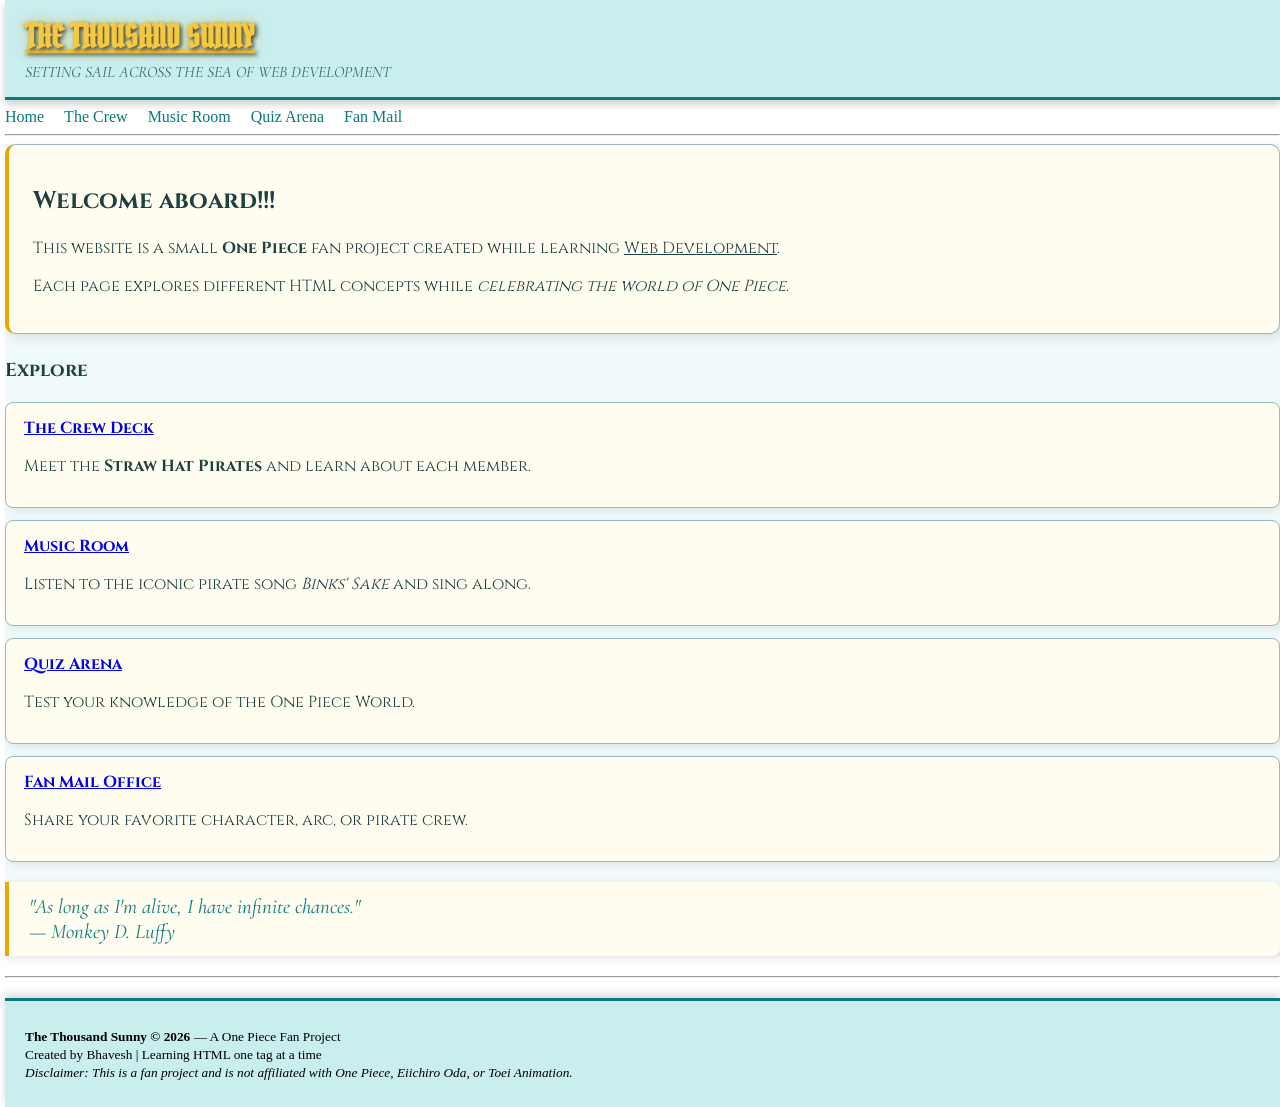
<file: HTML_CSS/One-Piece-site/index.html>
<!DOCTYPE html>
<html lang="en">
<head>
  <meta charset="UTF-8">
  <meta name="viewport" content="width=device-width, initial-scale=1.0">
  <title>The Thousand Sunny - One Piece Fan Project</title>
  <link rel="icon" type="image/jpeg" href="Assets/favi1.jpg">
  <link rel="stylesheet" href="style.css">
</head>

<body>

  <header>
      <h1 style="margin-bottom: 5px;">
          <u>The Thousand Sunny</u>
      </h1>

      <p class="tagline" style="margin-top: 0;">
          <i>Setting Sail Across the Sea of Web Development</i>
      </p>
  </header>

  <nav>
    <a href="index.html">Home</a>
    <a href="crew.html">The Crew</a>
    <a href="binks.html">Music Room</a>
    <a href="quiz.html">Quiz Arena</a>
    <a href="fanmail.html">Fan Mail</a>
  </nav>

  <hr>

  <main>
    
    <section class="hero">
      <h2>Welcome aboard!!!</h2>
      <p>This website is a small <b>One Piece</b> fan project created while learning <u>Web Development</u>.</p>
      <p>Each page explores different HTML concepts while <i>celebrating the world of One Piece</i>.</p>
    </section>

    <section class="explore">
      <h3>Explore</h3>
      <ul>
        <li>
          <a href="crew.html"><b>The Crew Deck</b></a>
          <p>Meet the <b>Straw Hat Pirates</b> and learn about each member.</p>
        </li>
        <li>
          <a href="binks.html"><b>Music Room</b></a>
          <p>Listen to the iconic pirate song <i>Binks' Sake</i> and sing along.</p>
        </li>
        <li>
          <a href="quiz.html"><b>Quiz Arena</b></a>
          <p>Test your knowledge of the One Piece World.</p>
        </li>
        <li>
          <a href="fanmail.html"><b>Fan Mail Office</b></a>
          <p>Share your favorite character, arc, or pirate crew.</p>
        </li>
      </ul>
    </section>

    <section class="quote">
      <blockquote>
        <i>"As long as I'm alive, I have infinite chances."</i>
        <br>
        — Monkey D. Luffy
      </blockquote>
    </section>

  </main>

  <hr> 

  <footer>
    <p>
      <small>
        <b>The Thousand Sunny © 2026</b> — A One Piece Fan Project<br>
        Created by Bhavesh | Learning HTML one tag at a time<br>
        <i>Disclaimer: This is a fan project and is not affiliated with One Piece, Eiichiro Oda, or Toei Animation.</i>
      </small>
    </p>
  </footer>

</body>
</html>
</file>
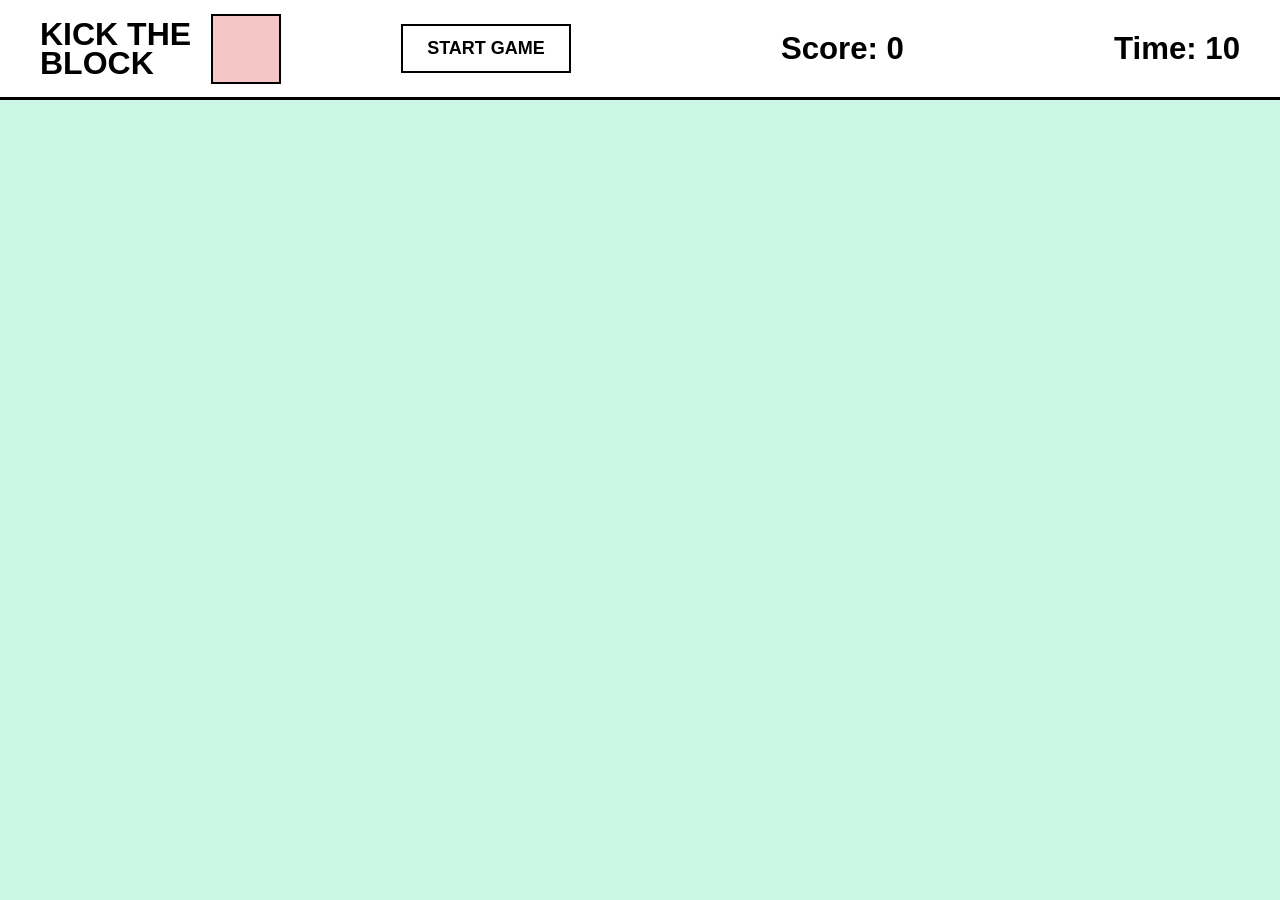
<file: JS/Projects/02-Kick-The-Box/index.html>
<!DOCTYPE html>
<html lang="en">
<head>
    <meta charset="UTF-8">
    <meta name="viewport" content="width=device-width, initial-scale=1.0">
    <title>Kick The Block</title>
    <link rel="stylesheet" href="style.css">
</head>
<body>

<header>
    <div id="title">
        <h1>KICK THE</h1>
        <h1>BLOCK</h1>
    </div>

    <button id="startBtn">START GAME</button>

    <div id="score">
        <h2>Score: <span id="value">0</span></h2>
    </div>

    <div id="time">
        <h2>Time: <span id="timer">10</span></h2>
    </div>
</header>

<div id="block"></div>

<script src="script.js"></script>
</body>
</html>
</file>
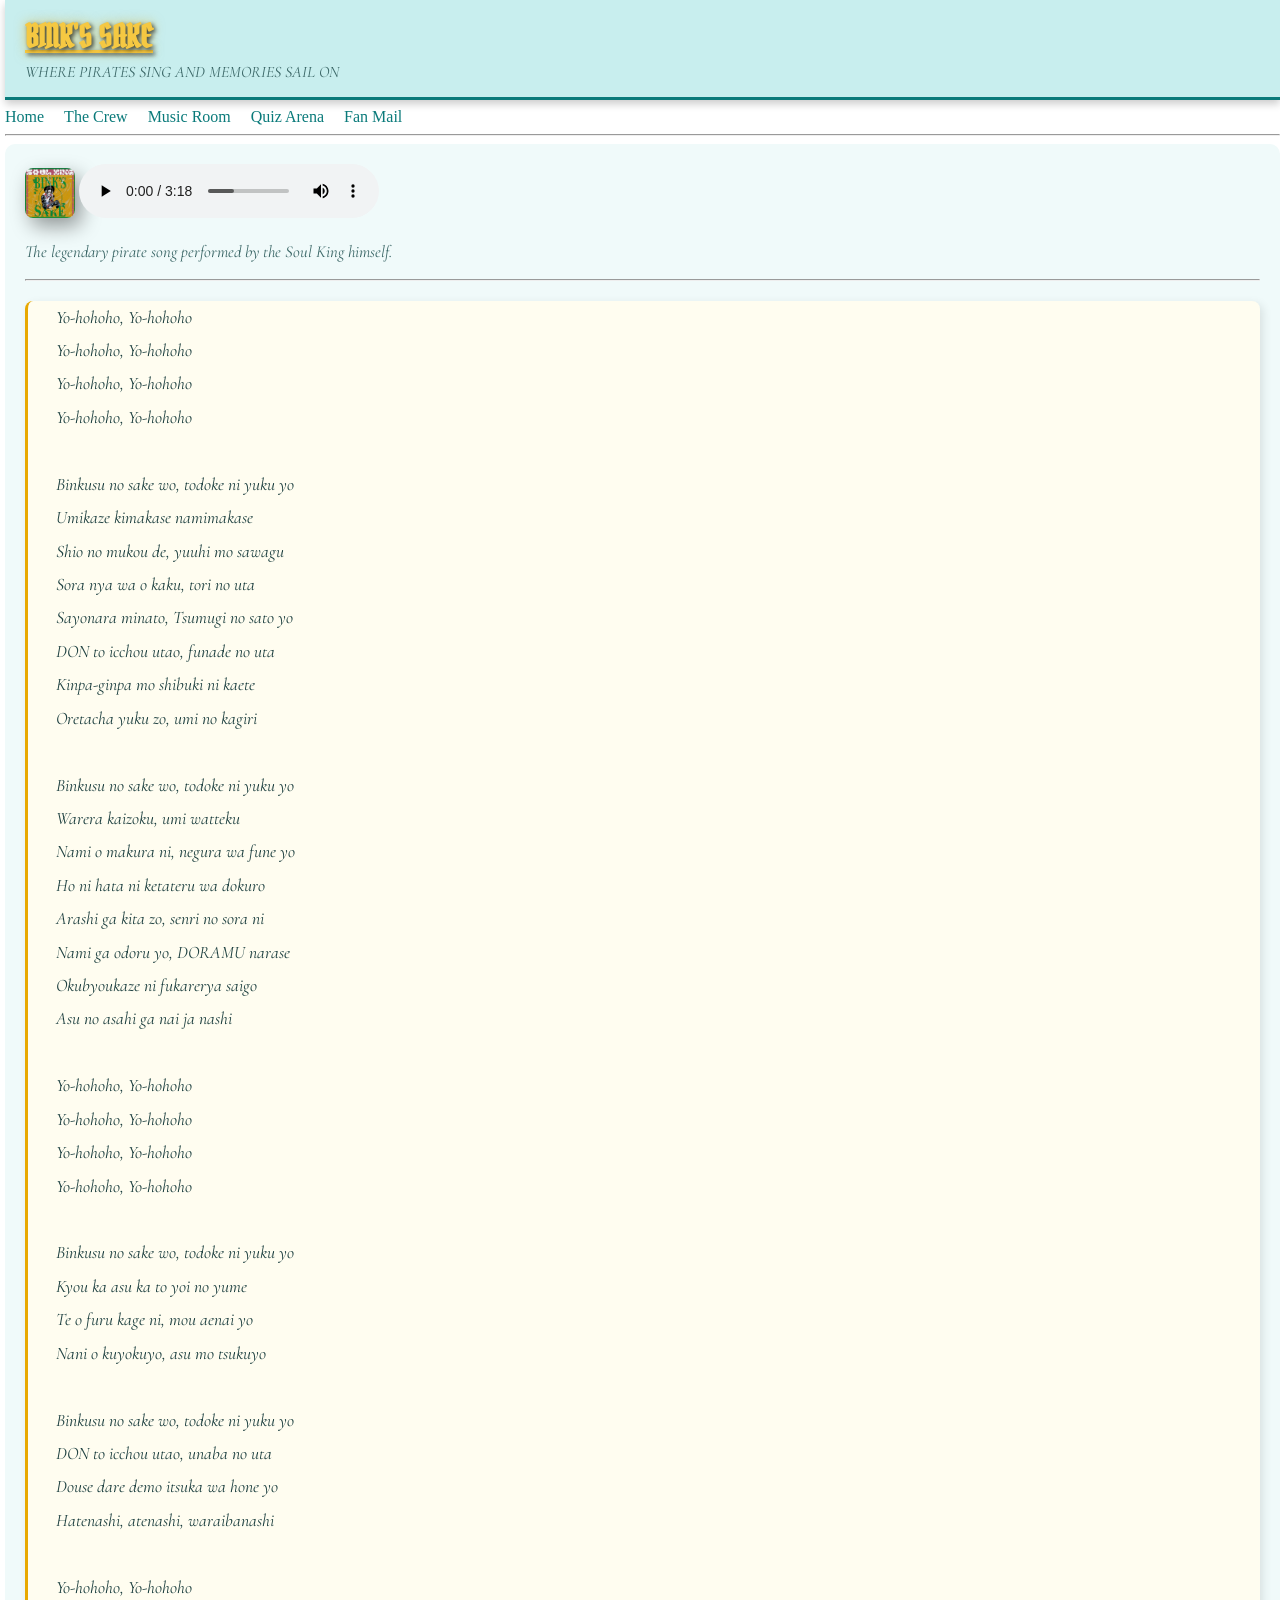
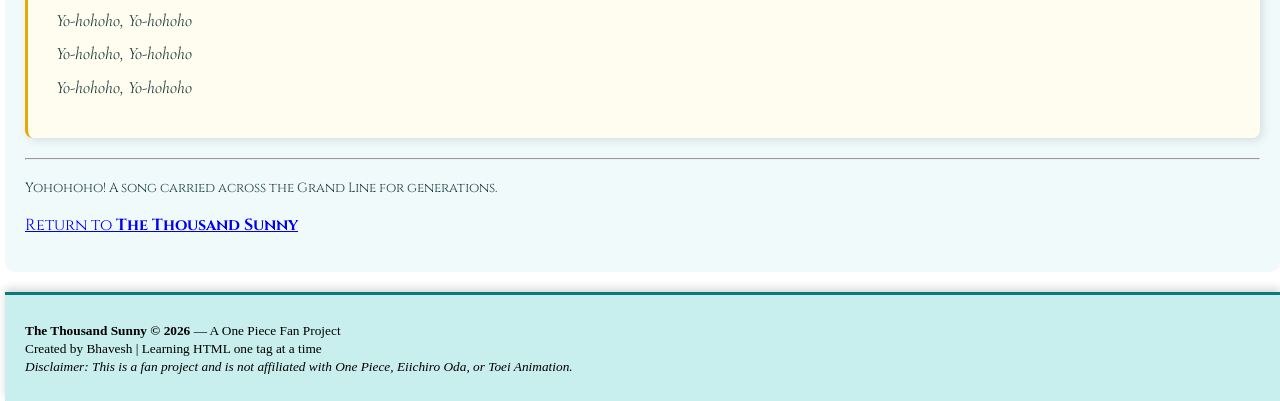
<file: HTML_CSS/One-Piece-site/binks.html>
<!DOCTYPE html>
<html lang="en">
<head>
  <meta charset="UTF-8">
  <meta name="viewport" content="width=device-width, initial-scale=1.0">
  <title>The Thousand Sunny - One Piece Fan Project</title>
  <link rel="icon" type="image/jpeg" href="Assets/favi1.jpg">
  <link rel="stylesheet" href="style.css">
</head>

<body class="music-page">

  <header>
      <h1 style="margin-bottom: 5px;">
          <u>Bink's Sake</u>
      </h1>

      <p class="tagline" style="margin-top: 0;">
          <i>Where Pirates Sing and Memories Sail On</i>
      </p>
  </header>

  <nav>
    <a href="index.html">Home</a>
    <a href="crew.html">The Crew</a>
    <a href="binks.html">Music Room</a>
    <a href="quiz.html">Quiz Arena</a>
    <a href="fanmail.html">Fan Mail</a>
  </nav>

  <hr>

  <main>

  <img src="Assets/cover.png" alt="Album Cover">

  <audio controls>
    <source src="Assets/binks_sake.mp3" type="audio/mpeg">
    Your browser does not support audio playback.
  </audio>

  <p class="song-desc">
    <i>The legendary pirate song performed by the Soul King himself.</i>
  </p>

  <hr>

  <pre>
  Yo-hohoho, Yo-hohoho
  Yo-hohoho, Yo-hohoho
  Yo-hohoho, Yo-hohoho
  Yo-hohoho, Yo-hohoho

  Binkusu no sake wo, todoke ni yuku yo
  Umikaze kimakase namimakase
  Shio no mukou de, yuuhi mo sawagu
  Sora nya wa o kaku, tori no uta
  Sayonara minato, Tsumugi no sato yo
  DON to icchou utao, funade no uta
  Kinpa-ginpa mo shibuki ni kaete
  Oretacha yuku zo, umi no kagiri

  Binkusu no sake wo, todoke ni yuku yo
  Warera kaizoku, umi watteku
  Nami o makura ni, negura wa fune yo
  Ho ni hata ni ketateru wa dokuro
  Arashi ga kita zo, senri no sora ni
  Nami ga odoru yo, DORAMU narase
  Okubyoukaze ni fukarerya saigo
  Asu no asahi ga nai ja nashi

  Yo-hohoho, Yo-hohoho
  Yo-hohoho, Yo-hohoho
  Yo-hohoho, Yo-hohoho
  Yo-hohoho, Yo-hohoho

  Binkusu no sake wo, todoke ni yuku yo
  Kyou ka asu ka to yoi no yume
  Te o furu kage ni, mou aenai yo
  Nani o kuyokuyo, asu mo tsukuyo

  Binkusu no sake wo, todoke ni yuku yo
  DON to icchou utao, unaba no uta
  Douse dare demo itsuka wa hone yo
  Hatenashi, atenashi, waraibanashi

  Yo-hohoho, Yo-hohoho
  Yo-hohoho, Yo-hohoho
  Yo-hohoho, Yo-hohoho
  Yo-hohoho, Yo-hohoho
  </pre>

  <hr>

  <p>
    <small>
      Yohohoho! A song carried across the Grand Line for generations.
    </small>
  </p>

  <p>
    <a href="index.html">
      Return to <b>The Thousand Sunny</b>
    </a>
  </p>

  </main>

  <footer>
    <p>
      <small>
        <b>The Thousand Sunny © 2026</b> — A One Piece Fan Project<br>
        Created by Bhavesh | Learning HTML one tag at a time<br>
        <i>Disclaimer: This is a fan project and is not affiliated with One Piece, Eiichiro Oda, or Toei Animation.</i>
      </small>
    </p>
  </footer>

</body>
</html>
</file>
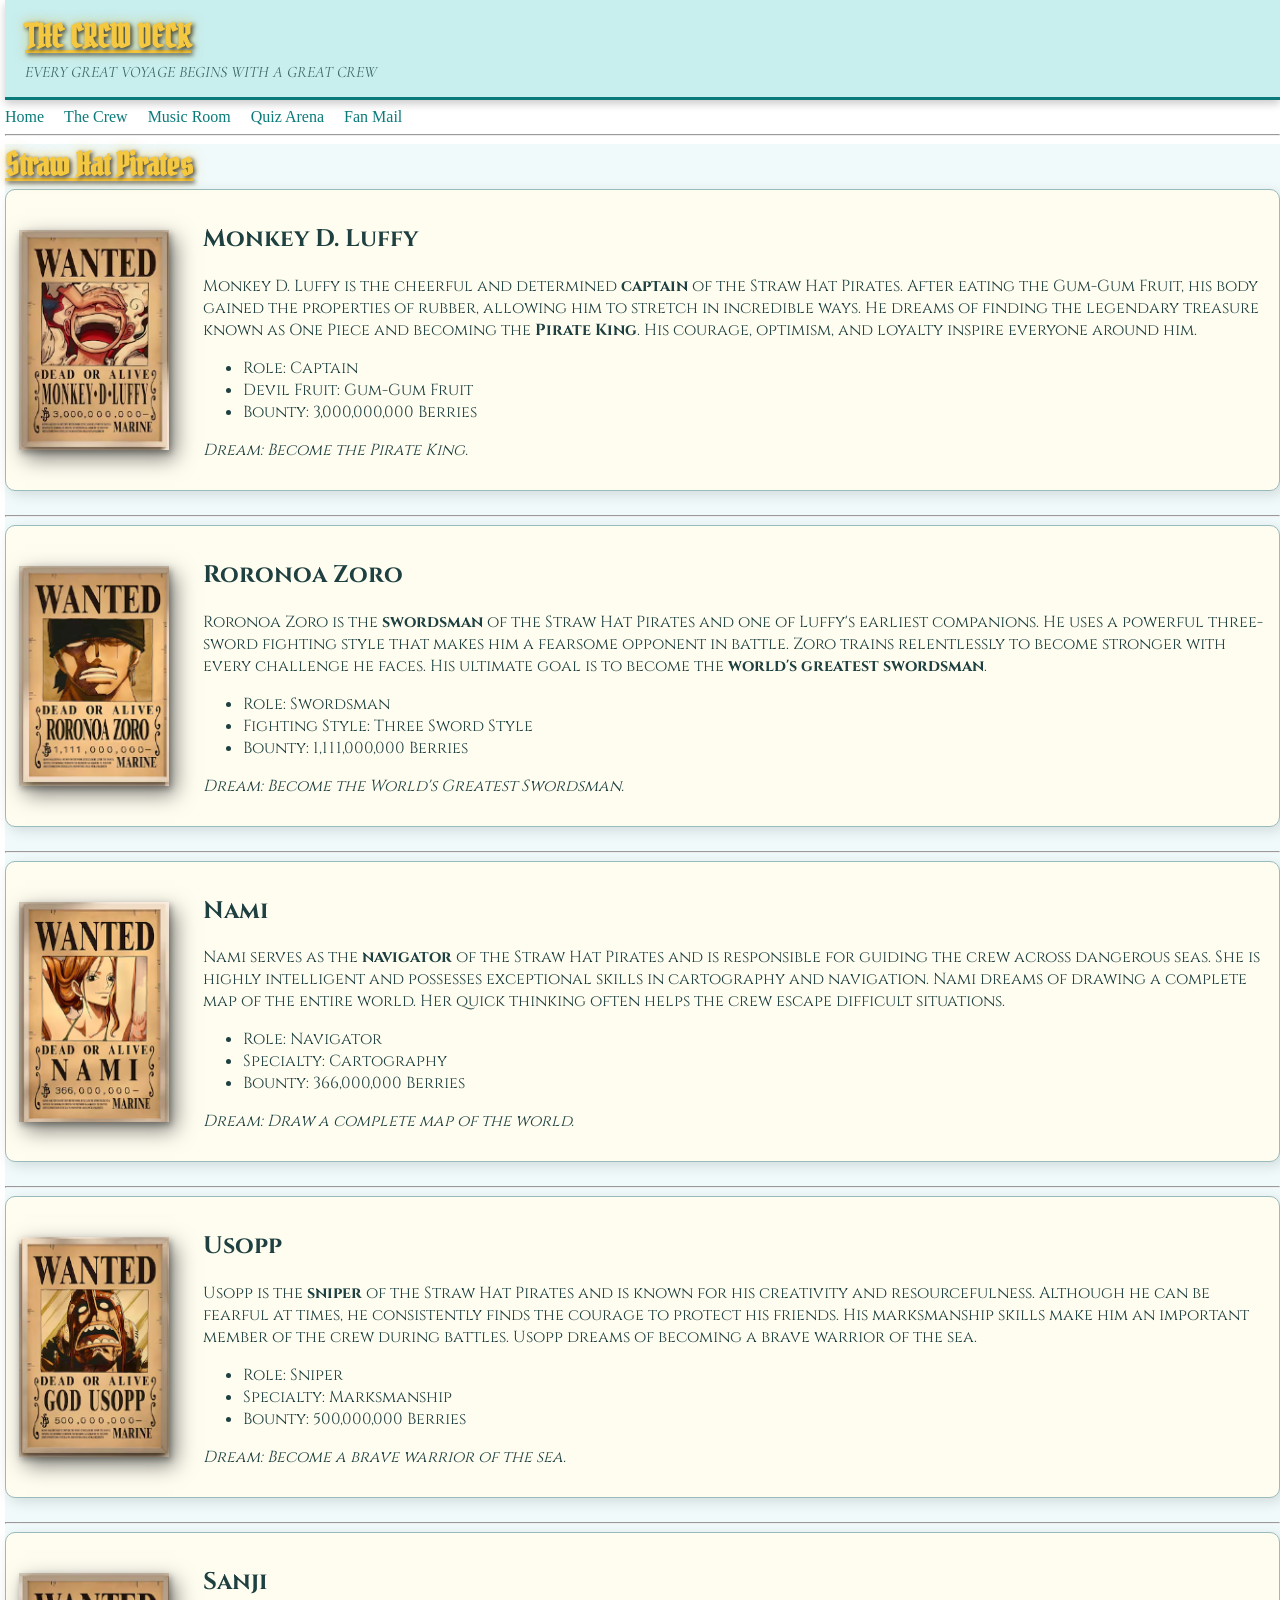
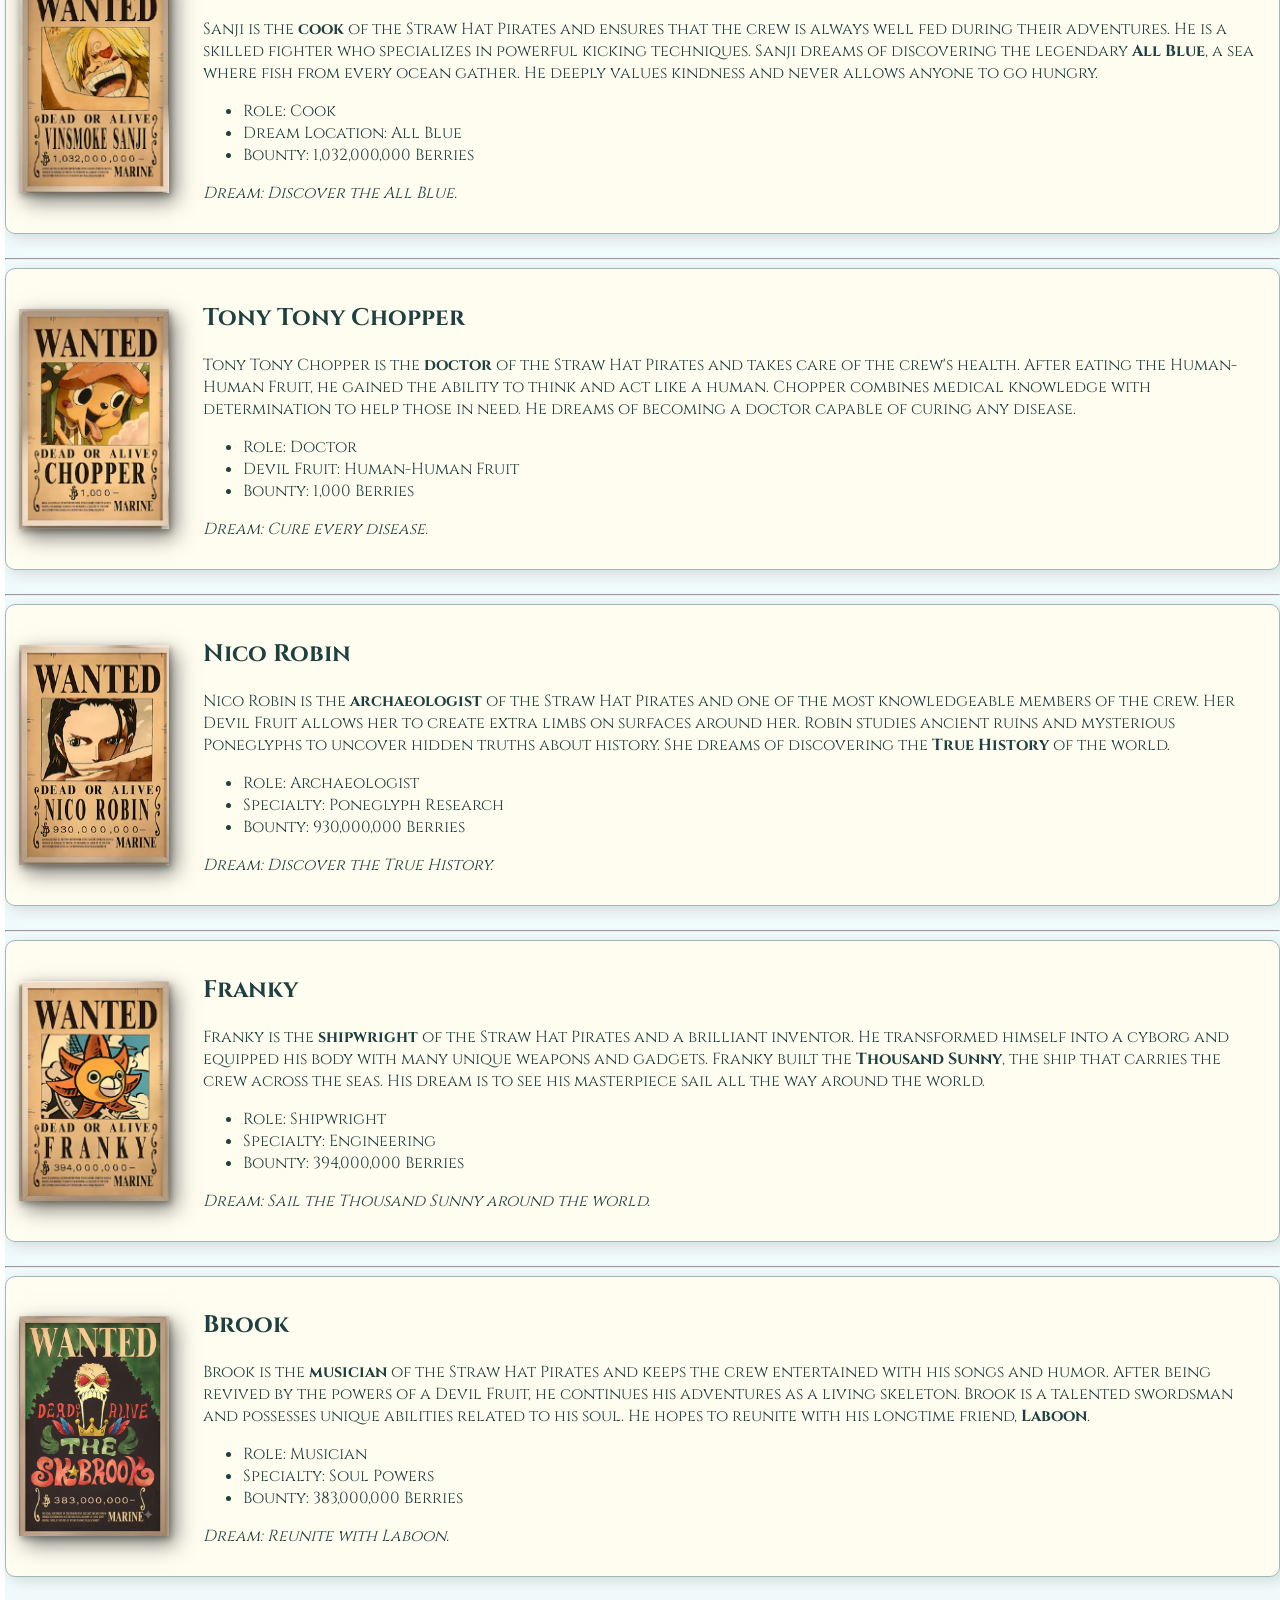
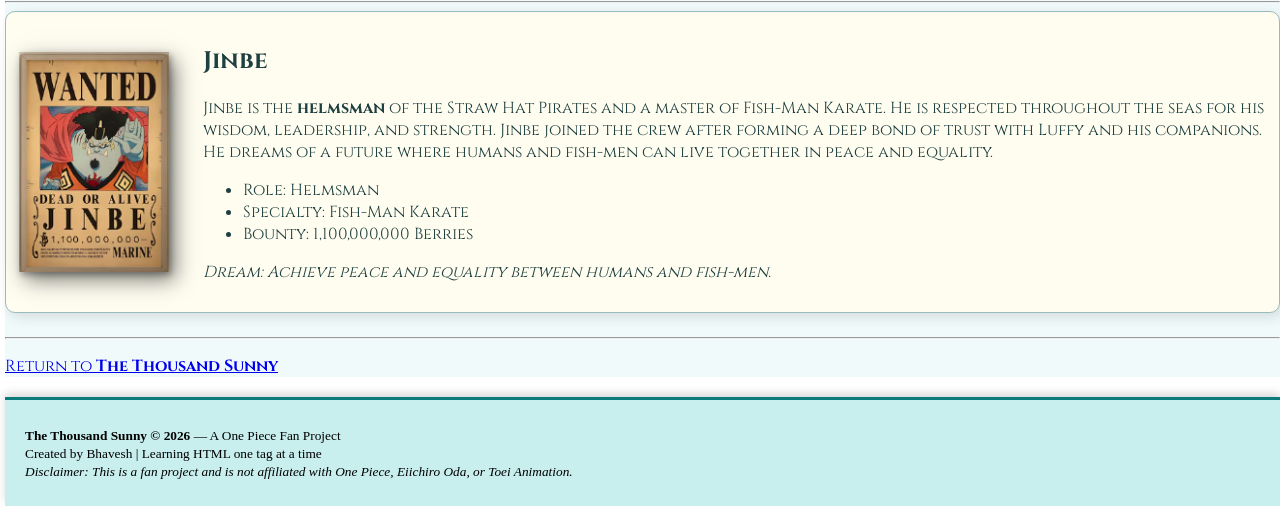
<file: HTML_CSS/One-Piece-site/crew.html>
<!DOCTYPE html>
<html lang="en">
<head>
  <meta charset="UTF-8">
  <meta name="viewport" content="width=device-width, initial-scale=1.0">
  <title>The Crew Deck</title>
  <link rel="icon" type="image/jpg" href="Assets/favi2.jpg">
  <link rel="stylesheet" href="style.css">
</head>

<body>

  <header>
      <h1 style="margin-bottom: 5px;">
          <u>The Crew Deck</u>
      </h1>

      <p class="tagline" style="margin-top: 0;">
          <i>Every Great Voyage Begins With a Great Crew</i>
      </p>
  </header>

  <nav>
    <a href="index.html">Home</a>
    <a href="crew.html">The Crew</a>
    <a href="binks.html">Music Room</a>
    <a href="quiz.html">Quiz Arena</a>
    <a href="fanmail.html">Fan Mail</a>
  </nav>

  <hr>

  <main>

  <!-- <h2>Straw Hat Pirates - Joining Order</h2>

  <ol>
    <li>Monkey D. Luffy</li>
    <li>Roronoa Zoro</li>
    <li>Nami</li>
    <li>Usopp</li>
    <li>Sanji</li>
    <li>Tony Tony Chopper</li>
    <li>Nico Robin</li>
    <li>Franky</li>
    <li>Brook</li>
    <li>Jinbe</li>
  </ol> -->

  <h1><u>Straw Hat Pirates</u></h1>

  <table border="0" class = "crew-card">
  <tr>
    <td width="180">
      <img src="Assets/luffy.png" alt="Monkey D. Luffy" width="150" height="220">
    </td>
    <td>
        <h2>Monkey D. Luffy</h2>
        <p>
          Monkey D. Luffy is the cheerful and determined <b>captain</b> of the Straw Hat Pirates.
          After eating the Gum-Gum Fruit, his body gained the properties of rubber, allowing him to stretch in incredible ways.
          He dreams of finding the legendary treasure known as One Piece and becoming the <b>Pirate King</b>.
          His courage, optimism, and loyalty inspire everyone around him.
        </p>
        <ul>
        <li>Role: Captain</li>
        <li>Devil Fruit: Gum-Gum Fruit</li>
        <li>Bounty: 3,000,000,000 Berries</li>
        </ul>
        <p><i>Dream: Become the Pirate King.</i></p>
    </td>
  </tr>
  </table>

  <hr>

  <table border="0" class = "crew-card">
  <tr>
    <td width="180">
      <img src="Assets/zoro.png" alt="Roronoa Zoro" width="150" height="220">
    </td>
    <td>
      <h2>Roronoa Zoro</h2>
      <p>
        Roronoa Zoro is the <b>swordsman</b> of the Straw Hat Pirates and one of Luffy's earliest companions.
        He uses a powerful three-sword fighting style that makes him a fearsome opponent in battle.
        Zoro trains relentlessly to become stronger with every challenge he faces.
        His ultimate goal is to become the <b>world's greatest swordsman</b>.
      </p>
      <ul>
      <li>Role: Swordsman</li>
      <li>Fighting Style: Three Sword Style</li>
      <li>Bounty: 1,111,000,000 Berries</li>
      </ul>
      <p><i>Dream: Become the World's Greatest Swordsman.</i></p>
    </td>
  </tr>
  </table>

  <hr>

  <table border="0" class = "crew-card">
  <tr>
    <td width="180">
      <img src="Assets/nami.png" alt="Nami" width="150" height="220">
    </td>
    <td>
      <h2>Nami</h2>
      <p>
        Nami serves as the <b>navigator</b> of the Straw Hat Pirates and is responsible for guiding the crew across dangerous seas.
        She is highly intelligent and possesses exceptional skills in cartography and navigation.
        Nami dreams of drawing a complete map of the entire world.
        Her quick thinking often helps the crew escape difficult situations.
      </p>
      <ul>
      <li>Role: Navigator</li>
      <li>Specialty: Cartography</li>
      <li>Bounty: 366,000,000 Berries</li>
      </ul>
      <p><i>Dream: Draw a complete map of the world.</i></p>
    </td>
  </tr>
  </table>

  <hr>

  <table border="0" class = "crew-card">
  <tr>
    <td width="180">
      <img src="Assets/usopp.png" alt="Usopp" width="150" height="220">
    </td>
    <td>
      <h2>Usopp</h2>
      <p>
        Usopp is the <b>sniper</b> of the Straw Hat Pirates and is known for his creativity and resourcefulness.
        Although he can be fearful at times, he consistently finds the courage to protect his friends.
        His marksmanship skills make him an important member of the crew during battles.
        Usopp dreams of becoming a brave warrior of the sea.
      </p>
      <ul>
      <li>Role: Sniper</li>
      <li>Specialty: Marksmanship</li>
      <li>Bounty: 500,000,000 Berries</li>
      </ul>
      <p><i>Dream: Become a brave warrior of the sea.</i></p>
    </td>
  </tr>
  </table>

  <hr>

  <table border="0" class = "crew-card">
  <tr>
    <td width="180">
      <img src="Assets/sanji.png" alt="Sanji" width="150" height="220">
    </td>
    <td>
      <h2>Sanji</h2>
      <p>
        Sanji is the <b>cook</b> of the Straw Hat Pirates and ensures that the crew is always well fed during their adventures.
        He is a skilled fighter who specializes in powerful kicking techniques.
        Sanji dreams of discovering the legendary <b>All Blue</b>, a sea where fish from every ocean gather.
        He deeply values kindness and never allows anyone to go hungry.
      </p>
      <ul>
      <li>Role: Cook</li>
      <li>Dream Location: All Blue</li>
      <li>Bounty: 1,032,000,000 Berries</li>
      </ul>
      <p><i>Dream: Discover the All Blue.</i></p>
    </td>
  </tr>
  </table>

  <hr>

  <table border="0" class = "crew-card">
  <tr>
    <td width="180">
      <img src="Assets/chopper.png" alt="Tony Tony Chopper" width="150" height="220">
    </td>
    <td>
      <h2>Tony Tony Chopper</h2>
      <p>
        Tony Tony Chopper is the <b>doctor</b> of the Straw Hat Pirates and takes care of the crew's health.
        After eating the Human-Human Fruit, he gained the ability to think and act like a human.
        Chopper combines medical knowledge with determination to help those in need.
        He dreams of becoming a doctor capable of curing any disease.
      </p>
      <ul>
      <li>Role: Doctor</li>
      <li>Devil Fruit: Human-Human Fruit</li>
      <li>Bounty: 1,000 Berries</li>
      </ul>
      <p><i>Dream: Cure every disease.</i></p>
    </td>
  </tr>
  </table>

  <hr>

  <table border="0" class = "crew-card">
  <tr>
    <td width="180">
      <img src="Assets/robin.png" alt="Nico Robin" width="150" height="220">
    </td>
    <td>
      <h2>Nico Robin</h2>
      <p>
        Nico Robin is the <b>archaeologist</b> of the Straw Hat Pirates and one of the most knowledgeable members of the crew.
        Her Devil Fruit allows her to create extra limbs on surfaces around her.
        Robin studies ancient ruins and mysterious Poneglyphs to uncover hidden truths about history.
        She dreams of discovering the <b>True History</b> of the world.
      </p>
      <ul>
      <li>Role: Archaeologist</li>
      <li>Specialty: Poneglyph Research</li>
      <li>Bounty: 930,000,000 Berries</li>
      </ul>
      <p><i>Dream: Discover the True History.</i></p>
    </td>
  </tr>
  </table>

  <hr>

  <table border="0" class = "crew-card">
  <tr>
    <td width="180">
      <img src="Assets/franky.png" alt="Franky" width="150" height="220">
    </td>
    <td>
      <h2>Franky</h2>
      <p>
        Franky is the <b>shipwright</b> of the Straw Hat Pirates and a brilliant inventor.
        He transformed himself into a cyborg and equipped his body with many unique weapons and gadgets.
        Franky built the <b>Thousand Sunny</b>, the ship that carries the crew across the seas.
        His dream is to see his masterpiece sail all the way around the world.
      </p>
      <ul>
      <li>Role: Shipwright</li>
      <li>Specialty: Engineering</li>
      <li>Bounty: 394,000,000 Berries</li>
      </ul>
      <p><i>Dream: Sail the Thousand Sunny around the world.</i></p>
    </td>
  </tr>
  </table>

  <hr>

  <table border="0" class = "crew-card">
  <tr>
    <td width="180">
      <img src="Assets/brook_1.png" alt="Brook" width="150" height="220">
    </td>
    <td>
      <h2>Brook</h2>
      <p>
        Brook is the <b>musician</b> of the Straw Hat Pirates and keeps the crew entertained with his songs and humor.
        After being revived by the powers of a Devil Fruit, he continues his adventures as a living skeleton.
        Brook is a talented swordsman and possesses unique abilities related to his soul.
        He hopes to reunite with his longtime friend, <b>Laboon</b>.
      </p>
      <ul>
      <li>Role: Musician</li>
      <li>Specialty: Soul Powers</li>
      <li>Bounty: 383,000,000 Berries</li>
      </ul>
      <p><i>Dream: Reunite with Laboon.</i></p>
    </td>
  </tr>
  </table>

  <hr>

  <table border="0" class = "crew-card">
  <tr>
    <td width="180">
      <img src="Assets/jinbe.png" alt="Jinbe" width="150" height="220">
    </td>
    <td>
      <h2>Jinbe</h2>
      <p>
        Jinbe is the <b>helmsman</b> of the Straw Hat Pirates and a master of Fish-Man Karate.
        He is respected throughout the seas for his wisdom, leadership, and strength.
        Jinbe joined the crew after forming a deep bond of trust with Luffy and his companions.
        He dreams of a future where humans and fish-men can live together in peace and equality.
      </p>
      <ul>
      <li>Role: Helmsman</li>
      <li>Specialty: Fish-Man Karate</li>
      <li>Bounty: 1,100,000,000 Berries</li>
      </ul>
      <p><i>Dream: Achieve peace and equality between humans and fish-men.</i></p>
    </td>
  </tr>
  </table>

  <hr>

  <p>
    <a href="index.html">
      Return to <b>The Thousand Sunny</b>
    </a>
  </p>

  </main>

  <footer>
    <p>
      <small>
        <b>The Thousand Sunny © 2026</b> — A One Piece Fan Project<br>
        Created by Bhavesh | Learning HTML one tag at a time<br>
        <i>Disclaimer: This is a fan project and is not affiliated with One Piece, Eiichiro Oda, or Toei Animation.</i>
      </small>
    </p>
  </footer>

</body>
</html>
</file>
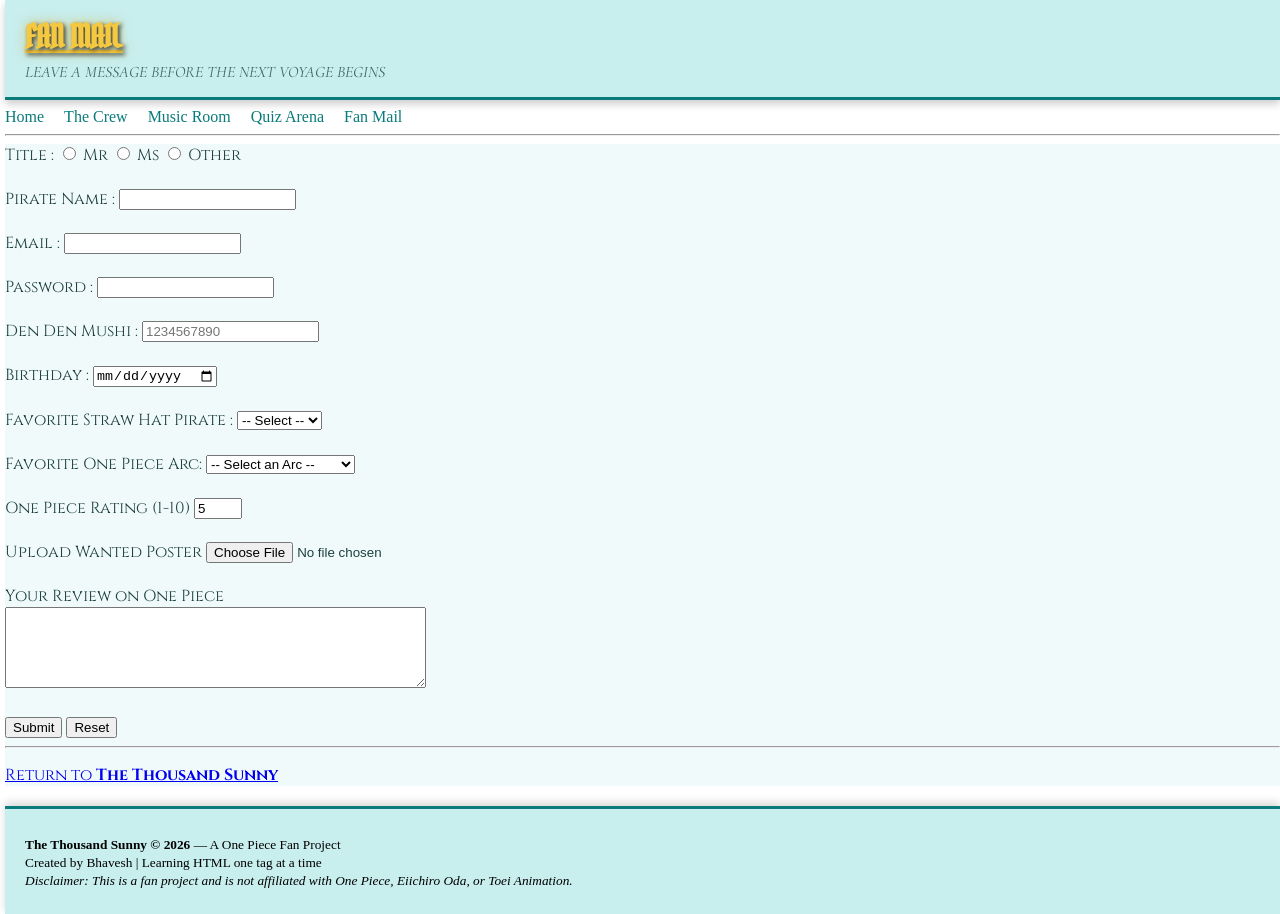
<file: HTML_CSS/One-Piece-site/fanmail.html>
<!DOCTYPE html>
<html lang="en">
<head>
  <meta charset="UTF-8">
  <meta name="viewport" content="width=device-width, initial-scale=1.0">
  <title>Fan Mail Office</title>
  <link rel="icon" type="image/png" href="Assets/favi5.png">
  <link rel="stylesheet" href="style.css">
</head>
<body>

  <header> 
      <h1 style="margin-bottom: 5px;">
          <u>Fan Mail</u>
      </h1>

      <p class="tagline" style="margin-top: 0;">
          <i>Leave a Message Before the Next Voyage Begins</i>
      </p>
  </header>

  <nav>
    <a href="index.html">Home</a>
    <a href="crew.html">The Crew</a>
    <a href="binks.html">Music Room</a>
    <a href="quiz.html">Quiz Arena</a>
    <a href="fanmail.html">Fan Mail</a>
  </nav>

  <hr>

  <main>

  <form method = "get">

  <label>Title : </label>
  <label><input type="radio" name="title"> Mr</label>
  <label><input type="radio" name="title"> Ms</label>
  <label><input type="radio" name="title"> Other</label>


    <br><br>
    <label for = "username">Pirate Name : </label>
    <input type="text" id="username">



    <br><br>
    <label for = "mail">Email : </label>
    <input type="email" id="mail">

    <br><br>
    <label for = "pass">Password : </label>
    <input type = "password" id = "pass">

    <br><br>
    <label for = "phone">Den Den Mushi : </label>
    <input type="tel" id = "phone" placeholder = "1234567890" pattern ="[0-9]{10}">

    <br><br>
    <label for = "bday">Birthday : </label>
    <input type="date">

    <br><br>
    <label>Favorite Straw Hat Pirate : </label>
    <select>
      <option value="">-- Select --</option>
      <option>Luffy</option>
      <option>Zoro</option>
      <option>Nami</option>
      <option>Usopp</option>
      <option>Sanji</option>
      <option>Chopper</option>
      <option>Robin</option>
      <option>Franky</option>
      <option>Brook</option>
      <option>Jinbe</option>
    </select>

    <br><br>
    <label for="arc">Favorite One Piece Arc:</label>
    <select id="arc" name="arc">
        <option value="">-- Select an Arc --</option>

        <option>Romance Dawn</option>
        <option>Orange Town</option>
        <option>Syrup Village</option>
        <option>Baratie</option>
        <option>Arlong Park</option>

        <option>Loguetown</option>
        <option>Reverse Mountain</option>
        <option>Whisky Peak</option>
        <option>Little Garden</option>
        <option>Drum Island</option>
        <option>Alabasta</option>

        <option>Jaya</option>
        <option>Skypiea</option>

        <option>Water 7</option>
        <option>Enies Lobby</option>
        <option>Thriller Bark</option>

        <option>Sabaody Archipelago</option>
        <option>Amazon Lily</option>
        <option>Impel Down</option>
        <option>Marineford</option>

        <option>Fish-Man Island</option>
        <option>Punk Hazard</option>
        <option>Dressrosa</option>

        <option>Zou</option>
        <option>Whole Cake Island</option>
        <option>Wano Country</option>

        <option>Egghead</option>
        <option>Elbaf</option>
    </select>

    <br><br>
    <label for="rating"> One Piece Rating (1-10)</label>
    <input type="number" id="rating" min="1" max="10" value="5">

    <br><br>
    <label>Upload Wanted Poster</label>
    <input type="file" accept=".jpeg,.png,.jpg">

    <br><br>
    <label>Your Review on One Piece</label>
    <br>
    <textarea rows="5" cols="50"></textarea>

    <br><br>
    <input type = "submit">
    <input type = "reset">
    
  </form>

  <hr>
  <p>
    <a href="index.html">
      Return to <b>The Thousand Sunny</b>
    </a>
  </p>

  </main>

  <footer>
    <p>
      <small>
        <b>The Thousand Sunny © 2026</b> — A One Piece Fan Project<br>
        Created by Bhavesh | Learning HTML one tag at a time<br>
        <i>Disclaimer: This is a fan project and is not affiliated with One Piece, Eiichiro Oda, or Toei Animation.</i>
      </small>
    </p>
  </footer>
  
</body>
</html>
</file>
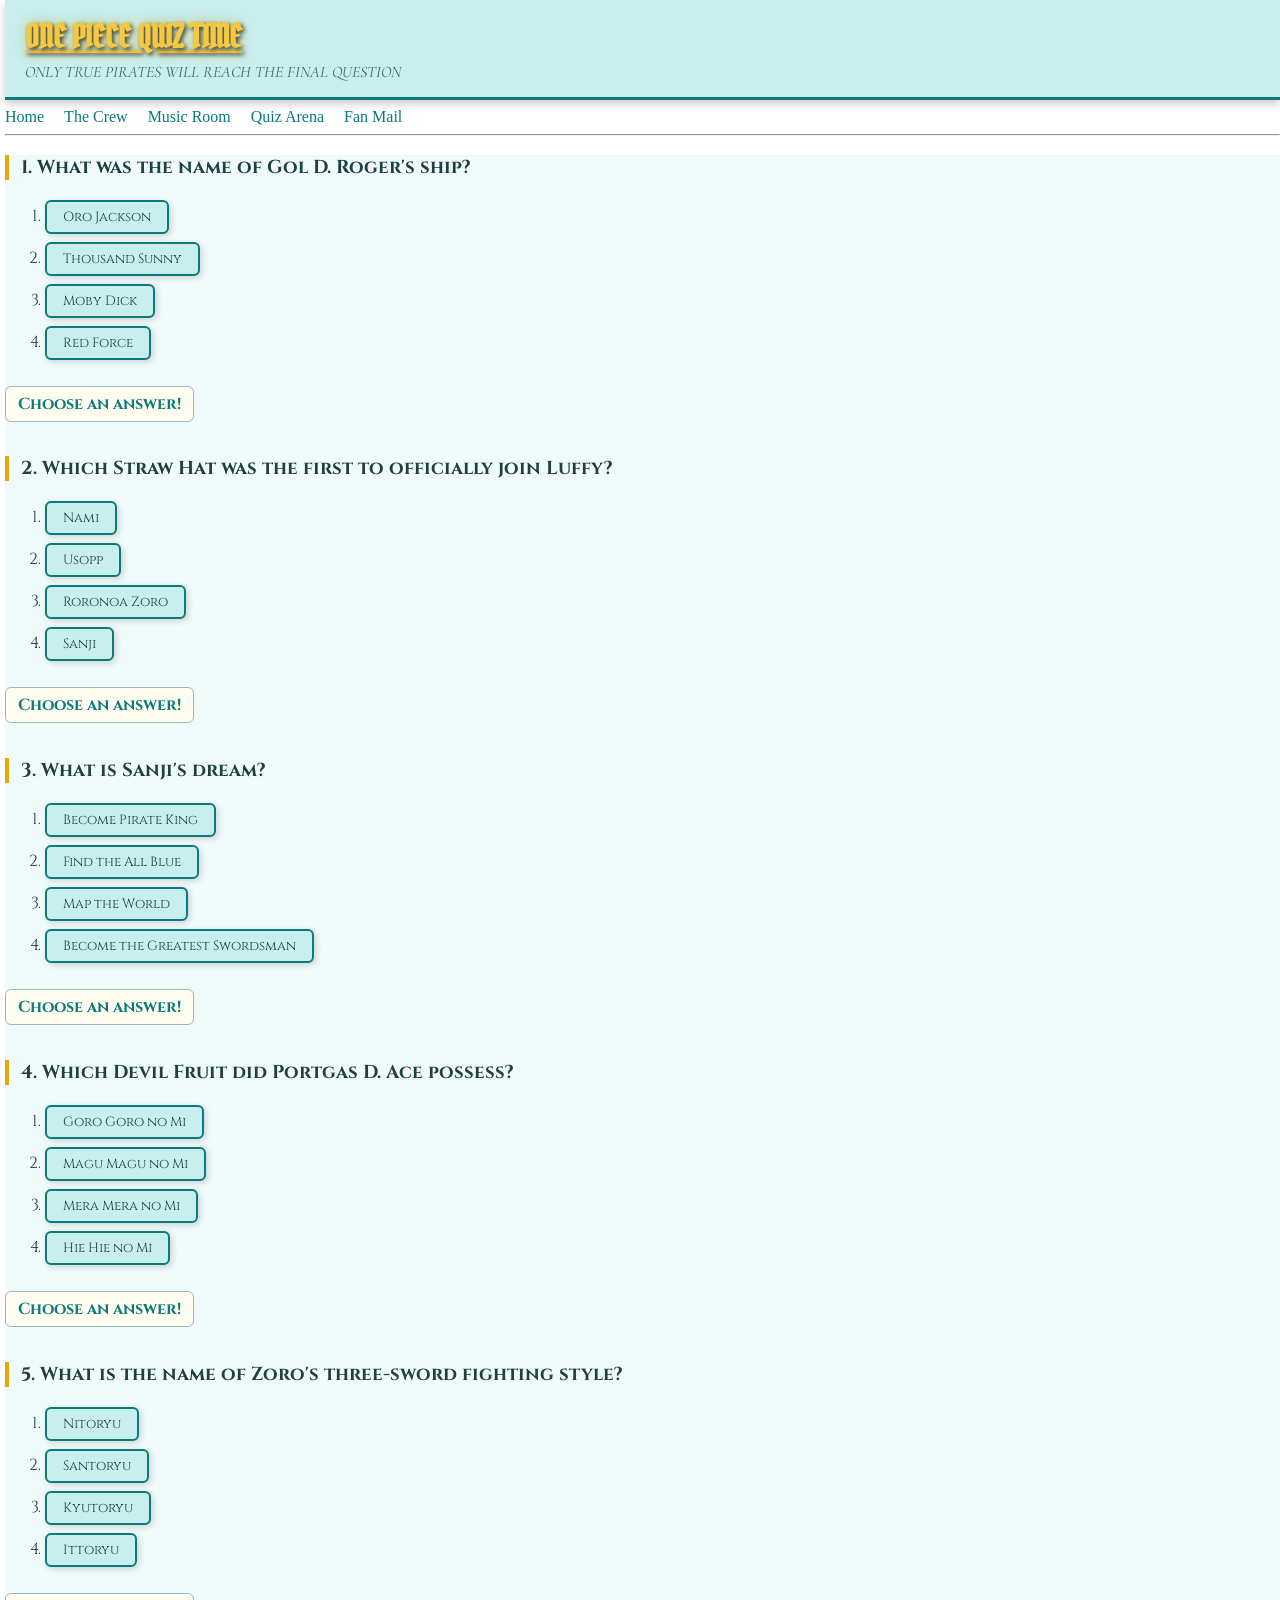
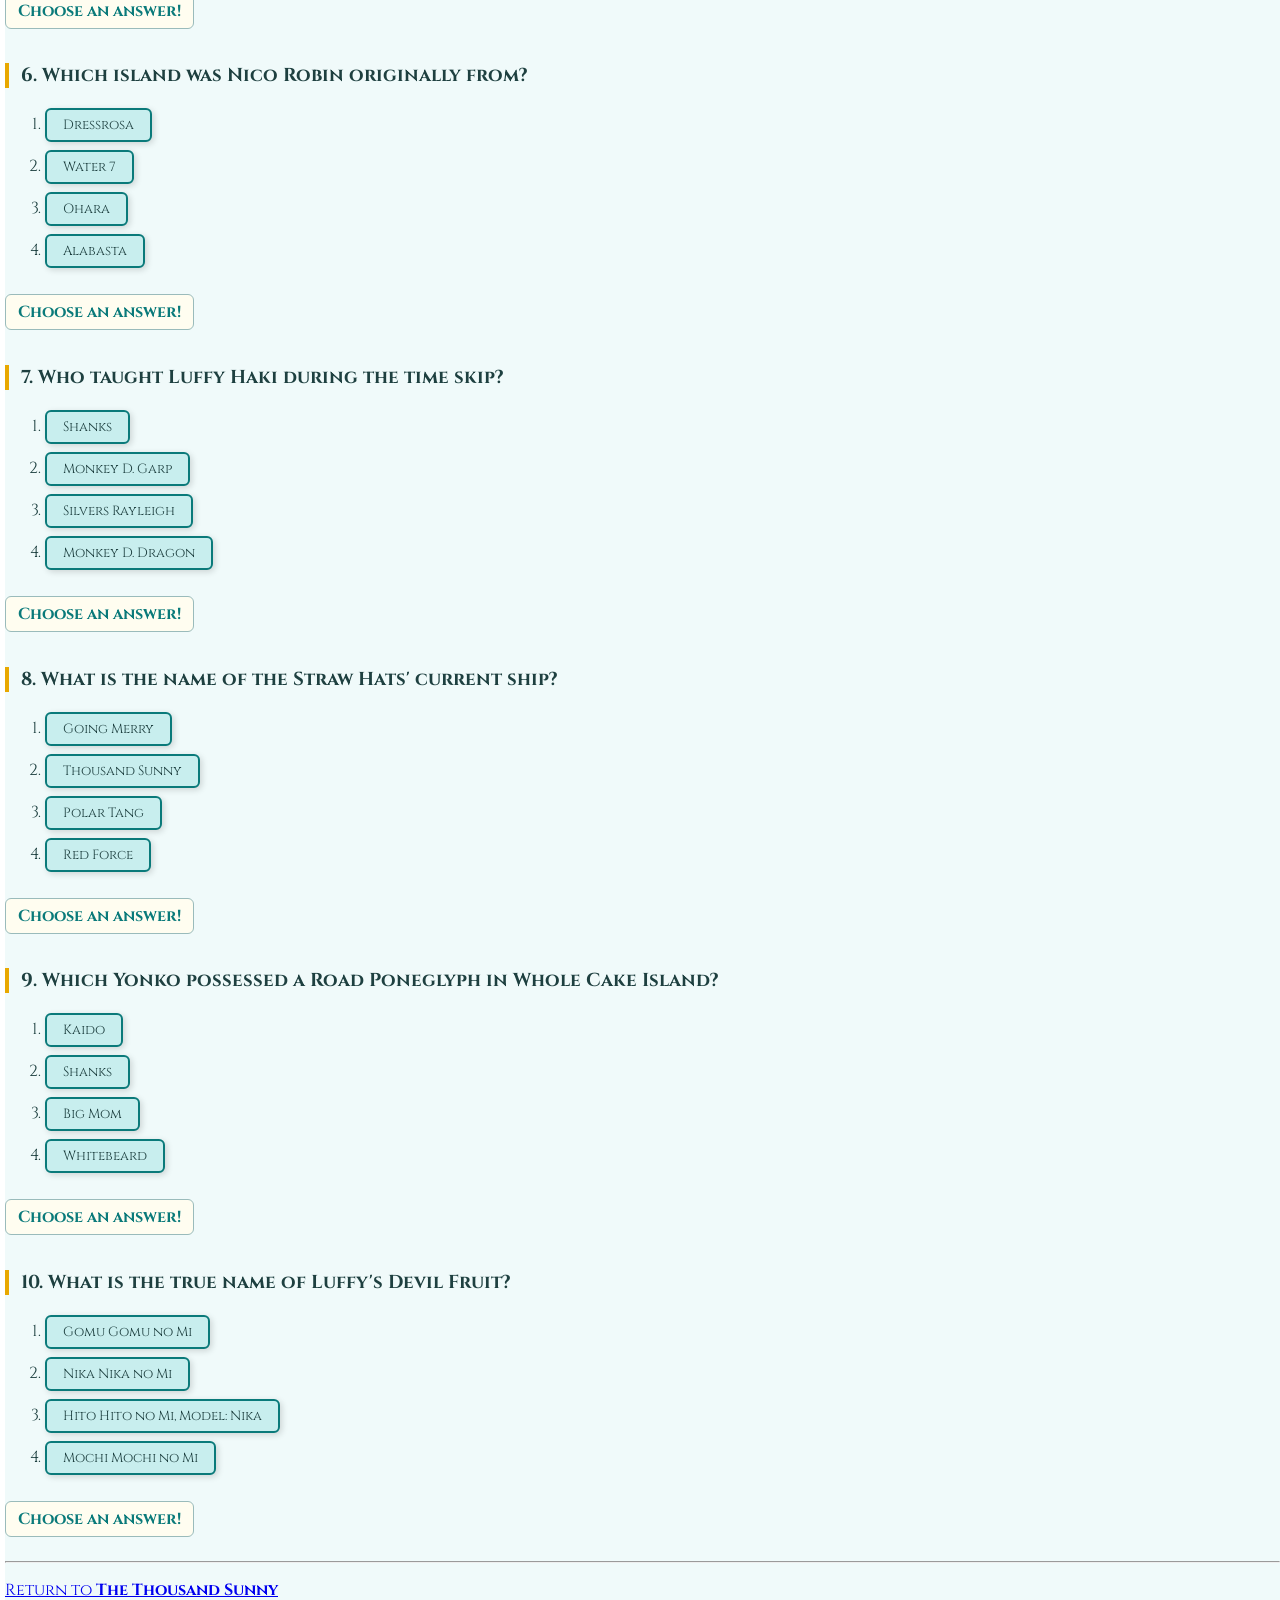
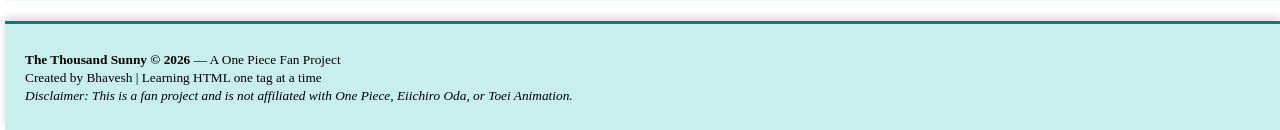
<file: HTML_CSS/One-Piece-site/quiz.html>
<!DOCTYPE html>
<html lang="en">
<head>
  <meta charset="UTF-8">
  <meta name="viewport" content="width=device-width, initial-scale=1.0">
  <title>Quiz Arena</title>
  <link rel="icon" type="image/jpg" href="Assets/favi4.jpg">
  <link rel="stylesheet" href="style.css">
</head>
<body class="quiz-page">

  <header>
      <h1 style="margin-bottom: 5px;">
          <u>One Piece Quiz Time</u>
      </h1>

      <p class="tagline" style="margin-top: 0;">
          <i>Only True Pirates Will Reach the Final Question</i>
      </p>
  </header>

  <nav>
    <a href="index.html">Home</a>
    <a href="crew.html">The Crew</a>
    <a href="binks.html">Music Room</a>
    <a href="quiz.html">Quiz Arena</a>
    <a href="fanmail.html">Fan Mail</a>
  </nav>

  <hr>

  <main>

  <h3>1. What was the name of Gol D. Roger's ship?</h3>
  <ol>
    <li><button onclick="correct('ans1')">Oro Jackson</button></li>
    <li><button onclick="wrong('ans1')">Thousand Sunny</button></li>
    <li><button onclick="wrong('ans1')">Moby Dick</button></li>
    <li><button onclick="wrong('ans1')">Red Force</button></li>
  </ol>

  <p id="ans1">Choose an answer!</p>

  <h3>2. Which Straw Hat was the first to officially join Luffy?</h3>
  <ol>
    <li><button onclick="wrong('ans2')">Nami</button></li>
    <li><button onclick="wrong('ans2')">Usopp</button></li>
    <li><button onclick="correct('ans2')">Roronoa Zoro</button></li>
    <li><button onclick="wrong('ans2')">Sanji</button></li>
  </ol>
  <p id="ans2">Choose an answer!</p>

  <h3>3. What is Sanji's dream?</h3>
  <ol>
    <li><button onclick="wrong('ans3')">Become Pirate King</button></li>
    <li><button onclick="correct('ans3')">Find the All Blue</button></li>
    <li><button onclick="wrong('ans3')">Map the World</button></li>
    <li><button onclick="wrong('ans3')">Become the Greatest Swordsman</button></li>
  </ol>
  <p id="ans3">Choose an answer!</p>

  <h3>4. Which Devil Fruit did Portgas D. Ace possess?</h3>
  <ol>
    <li><button onclick="wrong('ans4')">Goro Goro no Mi</button></li>
    <li><button onclick="wrong('ans4')">Magu Magu no Mi</button></li>
    <li><button onclick="correct('ans4')">Mera Mera no Mi</button></li>
    <li><button onclick="wrong('ans4')">Hie Hie no Mi</button></li>
  </ol>
  <p id="ans4">Choose an answer!</p>

  <h3>5. What is the name of Zoro's three-sword fighting style?</h3>
  <ol>
    <li><button onclick="wrong('ans5')">Nitoryu</button></li>
    <li><button onclick="correct('ans5')">Santoryu</button></li>
    <li><button onclick="wrong('ans5')">Kyutoryu</button></li>
    <li><button onclick="wrong('ans5')">Ittoryu</button></li>
  </ol>
  <p id="ans5">Choose an answer!</p>

  <h3>6. Which island was Nico Robin originally from?</h3>
  <ol>
    <li><button onclick="wrong('ans6')">Dressrosa</button></li>
    <li><button onclick="wrong('ans6')">Water 7</button></li>
    <li><button onclick="correct('ans6')">Ohara</button></li>
    <li><button onclick="wrong('ans6')">Alabasta</button></li>
  </ol>
  <p id="ans6">Choose an answer!</p>

  <h3>7. Who taught Luffy Haki during the time skip?</h3>
  <ol>
    <li><button onclick="wrong('ans7')">Shanks</button></li>
    <li><button onclick="wrong('ans7')">Monkey D. Garp</button></li>
    <li><button onclick="correct('ans7')">Silvers Rayleigh</button></li>
    <li><button onclick="wrong('ans7')">Monkey D. Dragon</button></li>
  </ol>
  <p id="ans7">Choose an answer!</p>

  <h3>8. What is the name of the Straw Hats' current ship?</h3>
  <ol>
    <li><button onclick="wrong('ans8')">Going Merry</button></li>
    <li><button onclick="correct('ans8')">Thousand Sunny</button></li>
    <li><button onclick="wrong('ans8')">Polar Tang</button></li>
    <li><button onclick="wrong('ans8')">Red Force</button></li>
  </ol>
  <p id="ans8">Choose an answer!</p>

  <h3>9. Which Yonko possessed a Road Poneglyph in Whole Cake Island?</h3>
  <ol>
    <li><button onclick="wrong('ans9')">Kaido</button></li>
    <li><button onclick="wrong('ans9')">Shanks</button></li>
    <li><button onclick="correct('ans9')">Big Mom</button></li>
    <li><button onclick="wrong('ans9')">Whitebeard</button></li>
  </ol>
  <p id="ans9">Choose an answer!</p>

  <h3>10. What is the true name of Luffy's Devil Fruit?</h3>
  <ol>
    <li><button onclick="wrong('ans10')">Gomu Gomu no Mi</button></li>
    <li><button onclick="wrong('ans10')">Nika Nika no Mi</button></li>
    <li><button onclick="correct('ans10')">Hito Hito no Mi, Model: Nika</button></li>
    <li><button onclick="wrong('ans10')">Mochi Mochi no Mi</button></li>
  </ol>
  <p id="ans10">Choose an answer!</p>

  <script>
    function correct(id) {
    document.getElementById(id).textContent = "✅ Correct!";
  }

  function wrong(id) {
      document.getElementById(id).textContent = "❌ Wrong!";
  }
  </script>

  <hr>
  <p>
    <a href="index.html">
      Return to <b>The Thousand Sunny</b>
    </a>
  </p>

  </main>
  
  <footer>
    <p>
      <small>
        <b>The Thousand Sunny © 2026</b> — A One Piece Fan Project<br>
        Created by Bhavesh | Learning HTML one tag at a time<br>
        <i>Disclaimer: This is a fan project and is not affiliated with One Piece, Eiichiro Oda, or Toei Animation.</i>
      </small>
    </p>
  </footer>

</body>
</html>
</file>
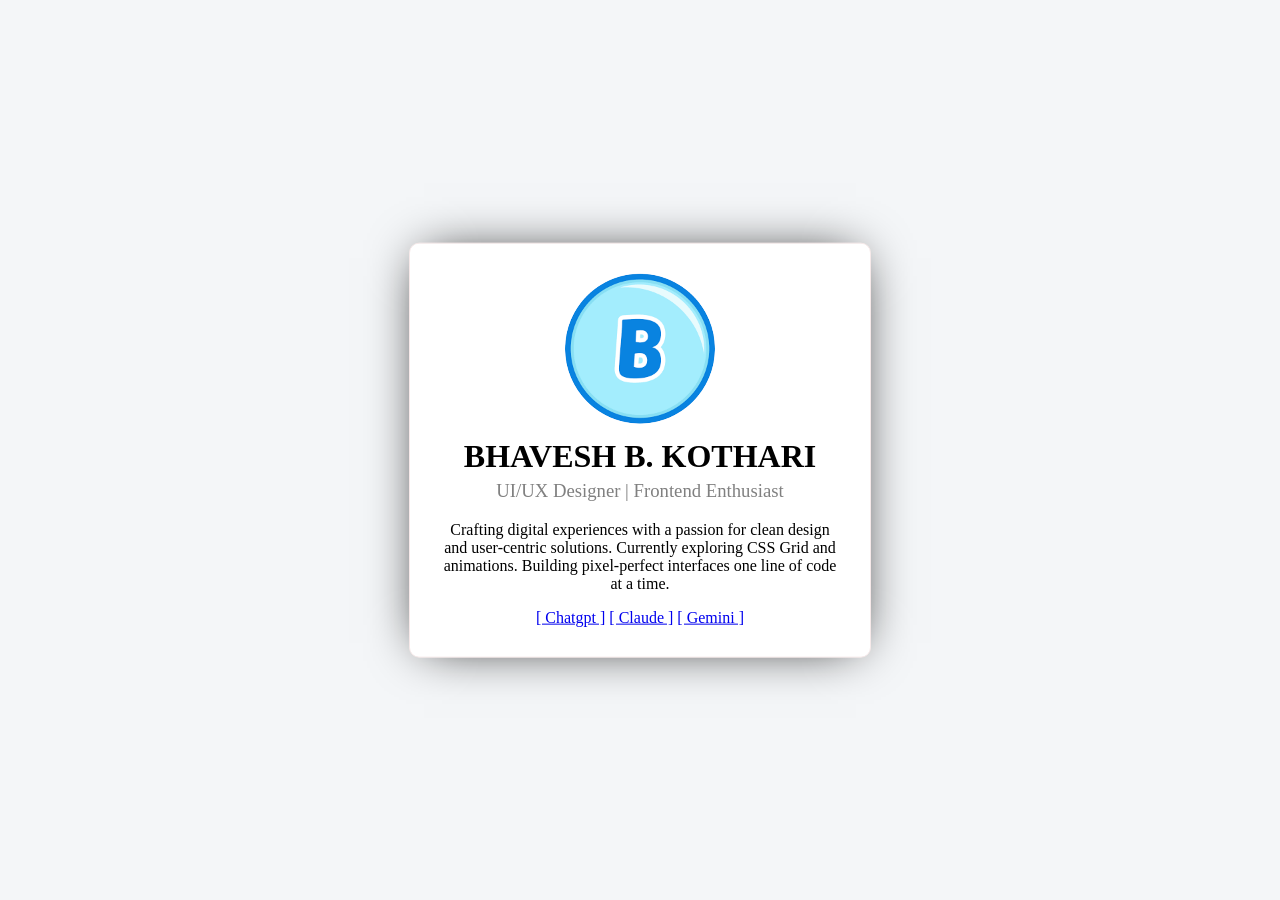
<file: HTML_CSS/Practice-WebSites/01-profile/index1.html>
<!DOCTYPE html>
<html lang="en">
<head>
  <meta charset="UTF-8">
  <meta name="viewport" content="width=device-width, initial-scale=1.0">
  <title>Profile</title>
  <link rel="stylesheet" href="style1.css">
</head>
<body>
  <div class="card">
    <img src="..\assets\dp.png" id="pfp">
    <h1><b>BHAVESH B. KOTHARI</b></h1>
    <h3>UI/UX Designer | Frontend Enthusiast</h3>
    <p>Crafting digital experiences with a passion for clean design and user-centric solutions. Currently exploring CSS Grid and animations. Building pixel-perfect interfaces one line of code at a time.</p>

    <a href="https://chatgpt.com/">[ Chatgpt ]</a>
    <a href="https://claude.ai/">[ Claude ]</a>
    <a href=https://gemini.google.com>[ Gemini ]</a>
  </div>
</body>
</html>
</file>
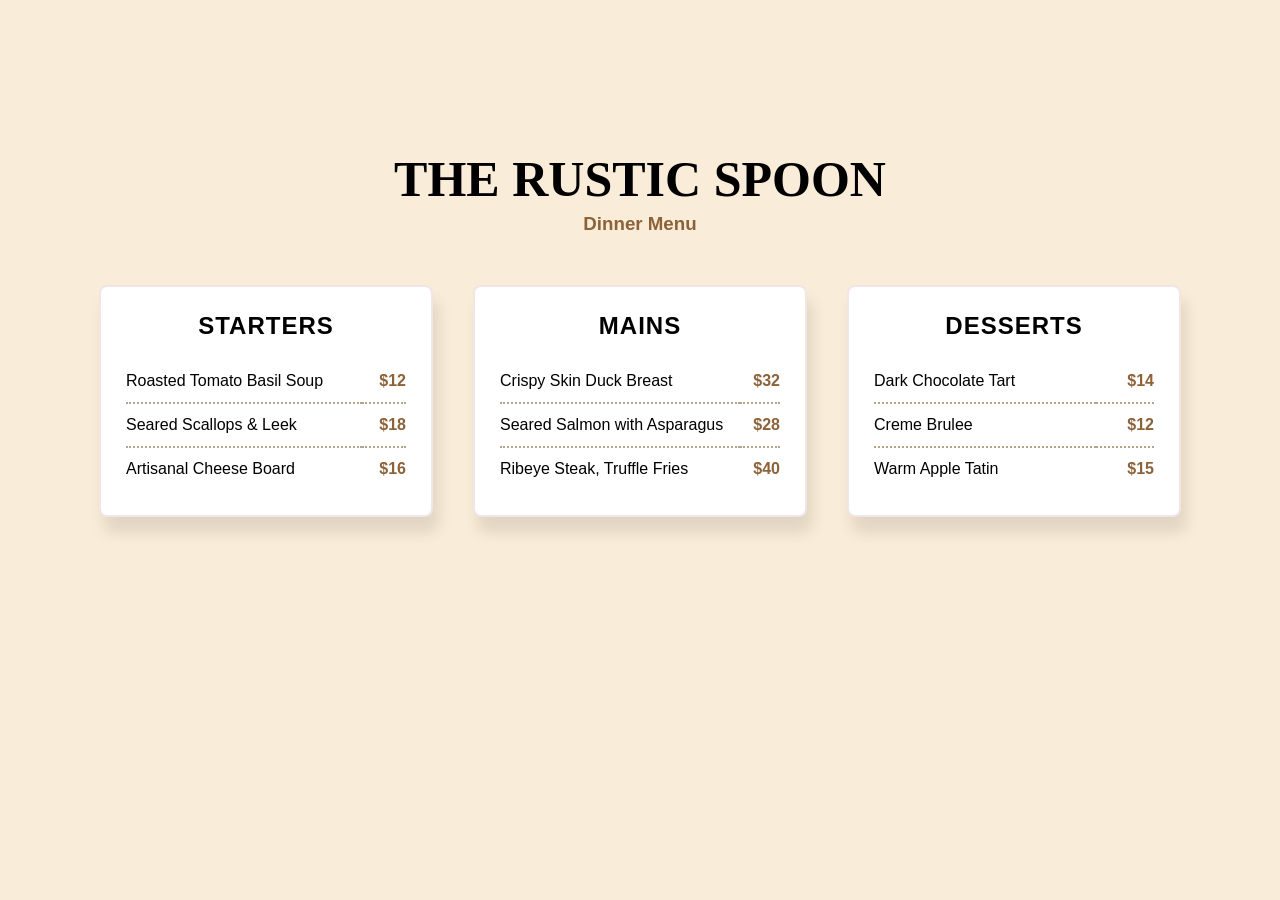
<file: HTML_CSS/Practice-WebSites/02-menu/index2.html>
<!DOCTYPE html>
<html lang="en">
<head>
  <meta charset="UTF-8">
  <meta name="viewport" content="width=device-width, initial-scale=1.0">
  <title>Menu</title>
  <link rel="stylesheet" href="style2.css">
</head>
<body>

  <div class="title">
    <h1>THE RUSTIC SPOON</h1>
    <h3>Dinner Menu</h3>
  </div>

  <div class="page">
    
    <div class="category">
      <h2>STARTERS</h2>
      <table>
        <tr>
          <td>Roasted Tomato Basil Soup</td>
          <td>$12</td>
        </tr>
        <tr>
          <td>Seared Scallops & Leek</td>
          <td>$18</td>
        </tr>
        <tr>
          <td>Artisanal Cheese Board</td>
          <td>$16</td>
        </tr>
      </table>
    </div>

    <div class="category">
      <h2>MAINS</h2>
      <table>
        <tr>
          <td>Crispy Skin Duck Breast</td>
          <td>$32</td>
        </tr>
        <tr>
          <td>Seared Salmon with Asparagus</td>
          <td>$28</td>
        </tr>
        <tr>
          <td>Ribeye Steak, Truffle Fries</td>
          <td>$40</td>
        </tr>
      </table>
    </div>

    <div class="category">
      <h2>DESSERTS</h2>
      <table>
        <tr>
          <td>Dark Chocolate Tart</td>
          <td>$14</td>
        </tr>
        <tr>
          <td>Creme Brulee</td>
          <td>$12</td>
        </tr>
        <tr>
          <td>Warm Apple Tatin</td>
          <td>$15</td>
        </tr>
      </table>
    </div>

  </div>
</body>
</html>
</file>
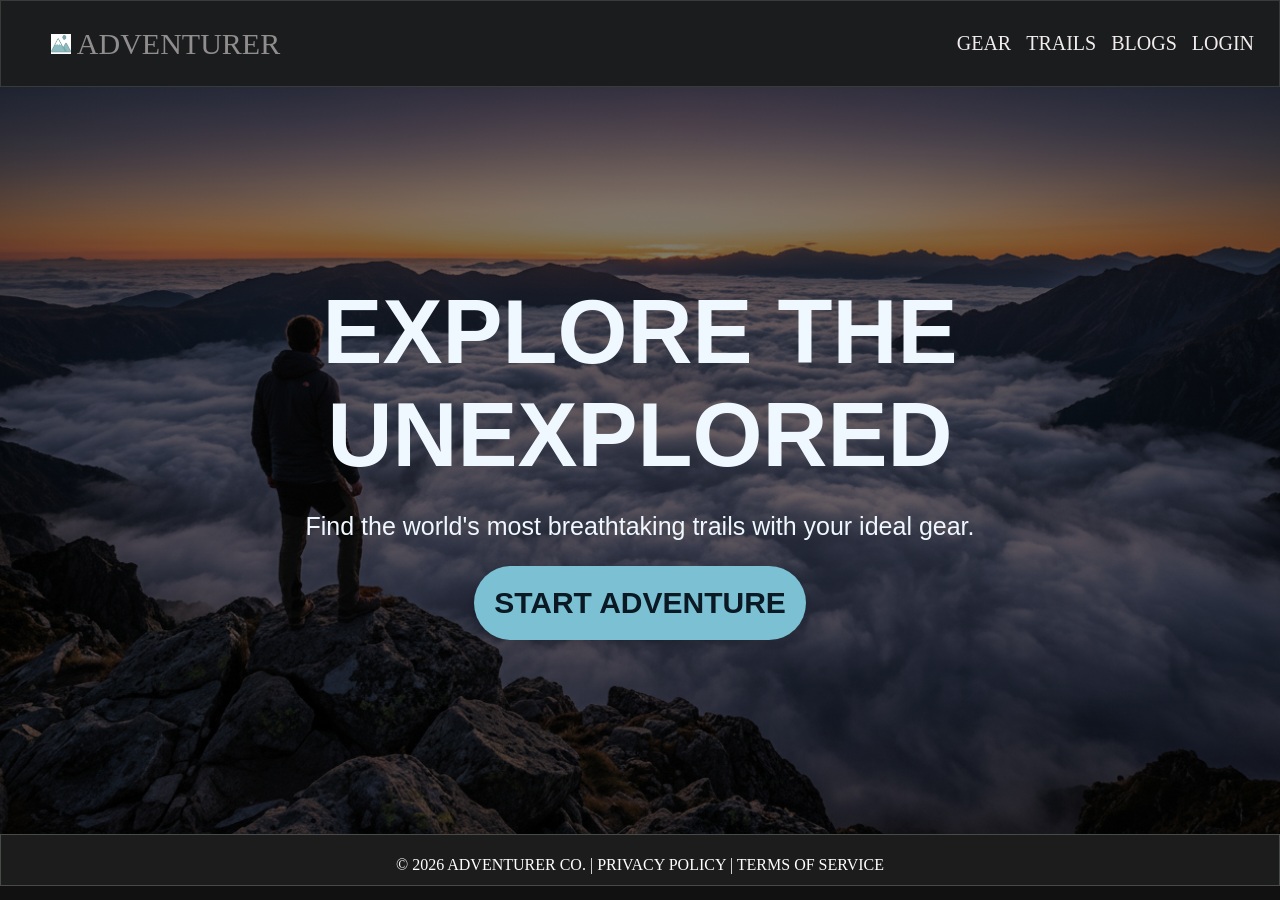
<file: HTML_CSS/Practice-WebSites/03-landing-page/index3.html>
<!DOCTYPE html>
<html lang="en">
<head>
  <meta charset="UTF-8">
  <meta name="viewport" content="width=device-width, initial-scale=1.0">
  <title>Landing Page</title>
  <link rel="stylesheet" href="style3.css">
</head>
<body>
  <header class="navbar">
    <div class="logo">
      <img src="../assets/logo.png">
       ADVENTURER
    </div>
    <nav>
      <a href="#">GEAR</a>
      <a href="#">TRAILS</a>
      <a href="index6.html">BLOGS</a>
      <a href="index4.html">LOGIN</a>
    </nav>
  </header>

  <section class="hero">
    <div class="hero-content">
      <h1>EXPLORE THE<br>UNEXPLORED</h1>
      <p>Find the world's most breathtaking trails with your ideal gear.</p>
      <button class="custom-btn">START ADVENTURE</button>
    </div>
  </section>

  <footer>
    <p>© 2026 ADVENTURER CO. | PRIVACY POLICY | TERMS OF SERVICE</p>
  </footer>
</body>
</html>
</file>
<file: HTML_CSS/One-Piece-site/style.css>
@font-face {
    font-family: OnePiece;
    src: url("Assets/PirataOne-Regular.ttf");
}

@font-face {
    font-family: Cinzel;
    src: url("Assets/Cinzel-VariableFont_wght.ttf");
}

@font-face {
    font-family: Cormorant;
    src: url("Assets/CormorantGaramond-Italic-VariableFont_wght.ttf");
}

body
{
    margin:0;
    margin-left:5px;
}

main {
    background-color: #F0FAFA;
    color: #1E4040;
    font-family: Cinzel, serif;
    margin: 0 auto;
}

h1 {
    color: #F5C842;
    font-family: OnePiece, serif;
    margin-top: 6px;
    margin-bottom: 4px;
    text-shadow:
        2px 2px 4px rgba(0, 0, 0, 0.7),
        0px 0px 12px rgba(232, 168, 0, 0.5);
}

.tagline {
    color: #3A6666;
    font-family: Cormorant, serif;
    font-style: italic;
    margin-top: 0;
    margin-bottom: 5px;
}

header {
    text-transform: uppercase;
    background-color: #C8EEEE;
    border-bottom: 3px solid #0A7A7A;
    padding: 10px 20px;
    box-shadow: 0px 4px 8px rgba(0, 0, 0, 0.2);
}

footer {
    background-color: #C8EEEE;
    border-top: 3px solid #0A7A7A;
    margin-top: 20px;
    padding: 10px 20px;
    box-shadow: 0px -4px 8px rgba(0, 0, 0, 0.15);
}

nav a {
    color: #0A7A7A;
    text-decoration: none;
    margin-right: 16px;
    margin-top: 8px;
    display: inline-block;
    transition: transform 0.2s ease, color 0.2s ease;
}

nav a:visited {
    color: #0A7A7A;
}

nav a:hover {
    color: #e7a602;
    transform: scale(1.1);
}


table {
    background: #FFFDF0;
    border: 1px solid #9ABBBB;
    border-radius: 10px;
    padding: 10px;
    margin-bottom: 24px;
    box-shadow: 4px 4px 14px rgba(0, 0, 0, 0.12);
    width: 100%;
}

.crew-card img {
    display: block;
    box-shadow:
        6px 8px 20px rgba(0, 0, 0, 0.5),
        2px 3px 6px rgba(0, 0, 0, 0.3);
}

.music-page main {
    background-color: #F0FAFA;
    color: #1E4040;
    padding: 20px;
    border-radius: 10px;
}

pre {
    font-family: Cormorant, serif;
    font-size: 1.1rem;
    line-height: 1.9;
    border-left: 3px solid #E8A800;
    padding-left: 20px;
    background-color: #FFFDF0;
    border-radius: 8px;
    margin: 20px 0;
    box-shadow: 3px 3px 10px rgba(0, 0, 0, 0.1);
}

.music-page img {
    width: 50px;
    border-radius: 8px;
    box-shadow: 6px 8px 20px rgba(0, 0, 0, 0.4);
}

.song-desc {
    color: #3A6666;
    font-family: Cormorant, serif;
    font-size: 1.05rem;
}

.quiz-page button {
    background-color: #C8EEEE;
    color: #1E4040;
    border: 2px solid #0A7A7A;
    border-radius: 6px;
    padding: 6px 16px;
    font-family: Cinzel, serif;
    cursor: pointer;
    margin: 4px 0;
    box-shadow: 2px 2px 6px rgba(0, 0, 0, 0.15);
}

.quiz-page button:hover {
    background-color: #0A7A7A;
    color: #F0FAFA;
    box-shadow: 3px 3px 8px rgba(0, 0, 0, 0.25);
}
.quiz-page h3 {
    border-left: 4px solid #E8A800;
    padding-left: 12px;
    color: #1E4040;
    margin-bottom: 8px;
}
.quiz-page p[id^="ans"] {
    font-family: Cinzel, serif;
    font-weight: bold;
    color: #0A7A7A;
    margin-top: 6px;
    padding: 6px 12px;
    border-radius: 6px;
    background-color: #FFFDF0;
    border: 1px solid #9ABBBB;
    display: inline-block;
}

.hero {
    background-color: #FFFDF0;
    border: 1px solid #9ABBBB;
    border-radius: 10px;
    border-left: 4px solid #E8A800;
    padding: 20px 24px;
    margin-bottom: 24px;
    box-shadow: 4px 4px 12px rgba(0, 0, 0, 0.1);
}

.explore ul {
    list-style: none;
    padding: 0;
}

.explore li {
    background-color: #FFFDF0;
    border: 1px solid #9ABBBB;
    border-radius: 8px;
    padding: 14px 18px;
    margin-bottom: 12px;
    box-shadow: 3px 3px 8px rgba(0, 0, 0, 0.08);
}

.quote blockquote {
    font-family: Cormorant, serif;
    font-size: 1.3rem;
    color: #0A7A7A;
    border-left: 4px solid #E8A800;
    padding: 12px 20px;
    margin: 20px 0;
    background-color: #FFFDF0;
    border-radius: 0 8px 8px 0;
    box-shadow: 3px 3px 10px rgba(0, 0, 0, 0.1);
}

@media (max-width: 600px) {
    body {
        margin: 0;
    }

    header,
    footer {
        padding: 10px 14px;
    }

    main,
    .music-page main {
        padding: 14px;
        border-radius: 0;
    }

    h1 {
        font-size: 2rem;
        line-height: 1.1;
    }

    .tagline {
        font-size: 1.05rem;
    }

    nav a {
        display: block;
        margin: 8px 0;
    }

    table {
        display: block;
        overflow-x: auto;
        padding: 8px;
        font-size: 0.95rem;
    }

    .hero,
    .explore li {
        padding: 14px 16px;
    }

    .crew-card img,
    .music-page img {
        max-width: 100%;
        height: auto;
    }

    .music-page img {
        width: 42px;
    }

    pre {
        font-size: 1rem;
        line-height: 1.6;
        padding-left: 14px;
        overflow-x: auto;
    }

    .quote blockquote {
        font-size: 1.1rem;
        padding: 10px 14px;
    }

    .quiz-page button {
        width: 100%;
        padding: 10px 14px;
    }

    .quiz-page p[id^="ans"] {
        display: block;
        width: fit-content;
        max-width: 100%;
    }

    nav a:hover
    {
        transform: translate(3px);
    }

}
</file>
<file: JS/Projects/02-Kick-The-Box/style.css>
*{
    margin:0;
    padding:0;
    box-sizing:border-box;
    cursor:crosshair;
}

body{
    background:rgb(203,247,231);
    overflow:hidden;
    font-family:Arial, Helvetica, sans-serif;
}

header{
    position:fixed;
    top:0;
    left:0;
    width:100%;
    height:100px;

    display:flex;
    justify-content:space-between;
    align-items:center;

    padding:0 40px;

    background:white;
    border-bottom:3px solid black;
}

#title h1{
    line-height:0.9;
    font-size:2rem;
}

#score,
#time{
    font-size:1.3rem;
}

#startBtn{
    padding:12px 24px;
    font-size:18px;
    font-weight:bold;
    border:2px solid black;
    background:white;
    cursor:pointer;
}

#startBtn:hover{
    background:black;
    color:white;
}

#block{
    position:fixed;
    width:70px;
    height:70px;
    border:2px solid black;
    background:rgb(245,198,198);
}
</file>
<file: HTML_CSS/Practice-WebSites/01-profile/style1.css>
.card
{
  background-color: white;
  border: 0.5px solid rgb(246, 233, 233);
  box-shadow: 0 0 50px -15px;
  height: auto;
  width: 400px;
  text-align: center;
  border-radius: 10px;
  padding: 30px;

  position: absolute;
  top: 50%;
  left: 50%;
  transform: translate(-50%,-50%);
}

#pfp
{
  height: 150px;
  width: 150px;
  border-radius: 50%;
  margin-bottom: 0px;
}

.card h1
{
  margin-top: 10px;
  margin-bottom: 0px;
}

.card h3
{
  margin-top: 5px;
  font-weight: normal;
  color: grey;
}

body {
  background-color: #f4f6f8;
  margin: 0;
  height: 100vh;
}
</file>
<file: HTML_CSS/Practice-WebSites/02-menu/style2.css>
body {
  background-color: rgb(249, 236, 216);
  margin: 0;
  font-family: sans-serif;
}

.title h1 {
  margin-bottom: 5px;
  color: #000000;
  font-size: 50px;
  font-family:'Times New Roman', Times, serif
}

.title h3 {
  margin-top: 0;
  color: #8c6239;
}

.title {
  text-align: center;
  margin-top: 150px;
  margin-bottom: 0px;
}

.page {
  display: flex;
  justify-content: center; 
  gap: 40px;              
  margin-top: 30px;
  padding: 20px;
}

.category {
  background-color: white;
  padding: 25px;
  border: 2px solid rgb(242, 229, 229);
  border-radius: 8px;
  box-shadow: 5px 15px 15px rgba(0, 0, 0, 0.1);
  width: 280px;
}

.category h2 {
  text-align: center;
  margin-top: 0;
  margin-bottom: 20px;
  letter-spacing: 1px;
}

table {
  width: 100%;
  border-collapse: collapse;
}

td {
  padding: 12px 0;
  border-bottom: 2px dotted #b5a48c;
  vertical-align: bottom;
}

td:last-child {
  text-align: right;
  font-weight: bold;
  color: #8c6239;
  padding-left: 10px;
}

/* Remove the line under the very last item */
tr:last-child td {
  border-bottom: none;
}
</file>
<file: HTML_CSS/Practice-WebSites/03-landing-page/style3.css>
.hero
{
  background: linear-gradient(rgba(0, 0, 0, 0.5), rgba(0, 0, 0, 0.5)), url('../assets/background.png');
  background-repeat: no-repeat;
  background-size: cover;
  background-position: center;

  height: 83vh;

  display: flex;
  justify-content: center;
  align-items: center;
  text-align: center;

  color:aliceblue;
  font-size: 25px;
  font-family:'Franklin Gothic Medium', 'Arial Narrow', Arial, sans-serif
}

.custom-btn 
{
  background-color: #7bc0d3; 
  color: #0a1923;
  border: none;

  padding: 20px 20px;
  font-size: 30px;
  font-weight: 600;

  border-radius: 60px;
  cursor: pointer;
  box-shadow: 0 4px 6px rgba(0, 0, 0, 0.1);

}

.custom-btn:hover {
  background-color: #5fa9bc;
}

header
{
  display: flex;
  justify-content: space-between;
  background-color: #1a1c1e;
  color: rgba(192, 185, 185, 0.716);
  height: 45px;
  padding: 20px;
  border: 1px solid rgb(57, 58, 58);
  font-size: 20px;
  align-items: center;
}

header a
{
  color: rgb(242, 236, 236);
  padding: 5px;
  text-decoration: none;
}

footer
{
  background-color: rgb(29, 28, 28);
  color: white;
  height: 40px;
  padding:5px;
  border: 1px solid rgb(71, 75, 72);
  text-align: center;
}

h1
{
  font-size:90px;
  margin: 0px;
}

.logo
{
  padding-left: 30px;
  font-size: 30px;
}

body {
  margin: 0;
  padding: 0; /* Keeps things perfectly clean across browsers */
  background-color: #111; /* Gives the body a dark theme background color */
}

img
{
  height:20px;
  width:20px;
}
</file>
